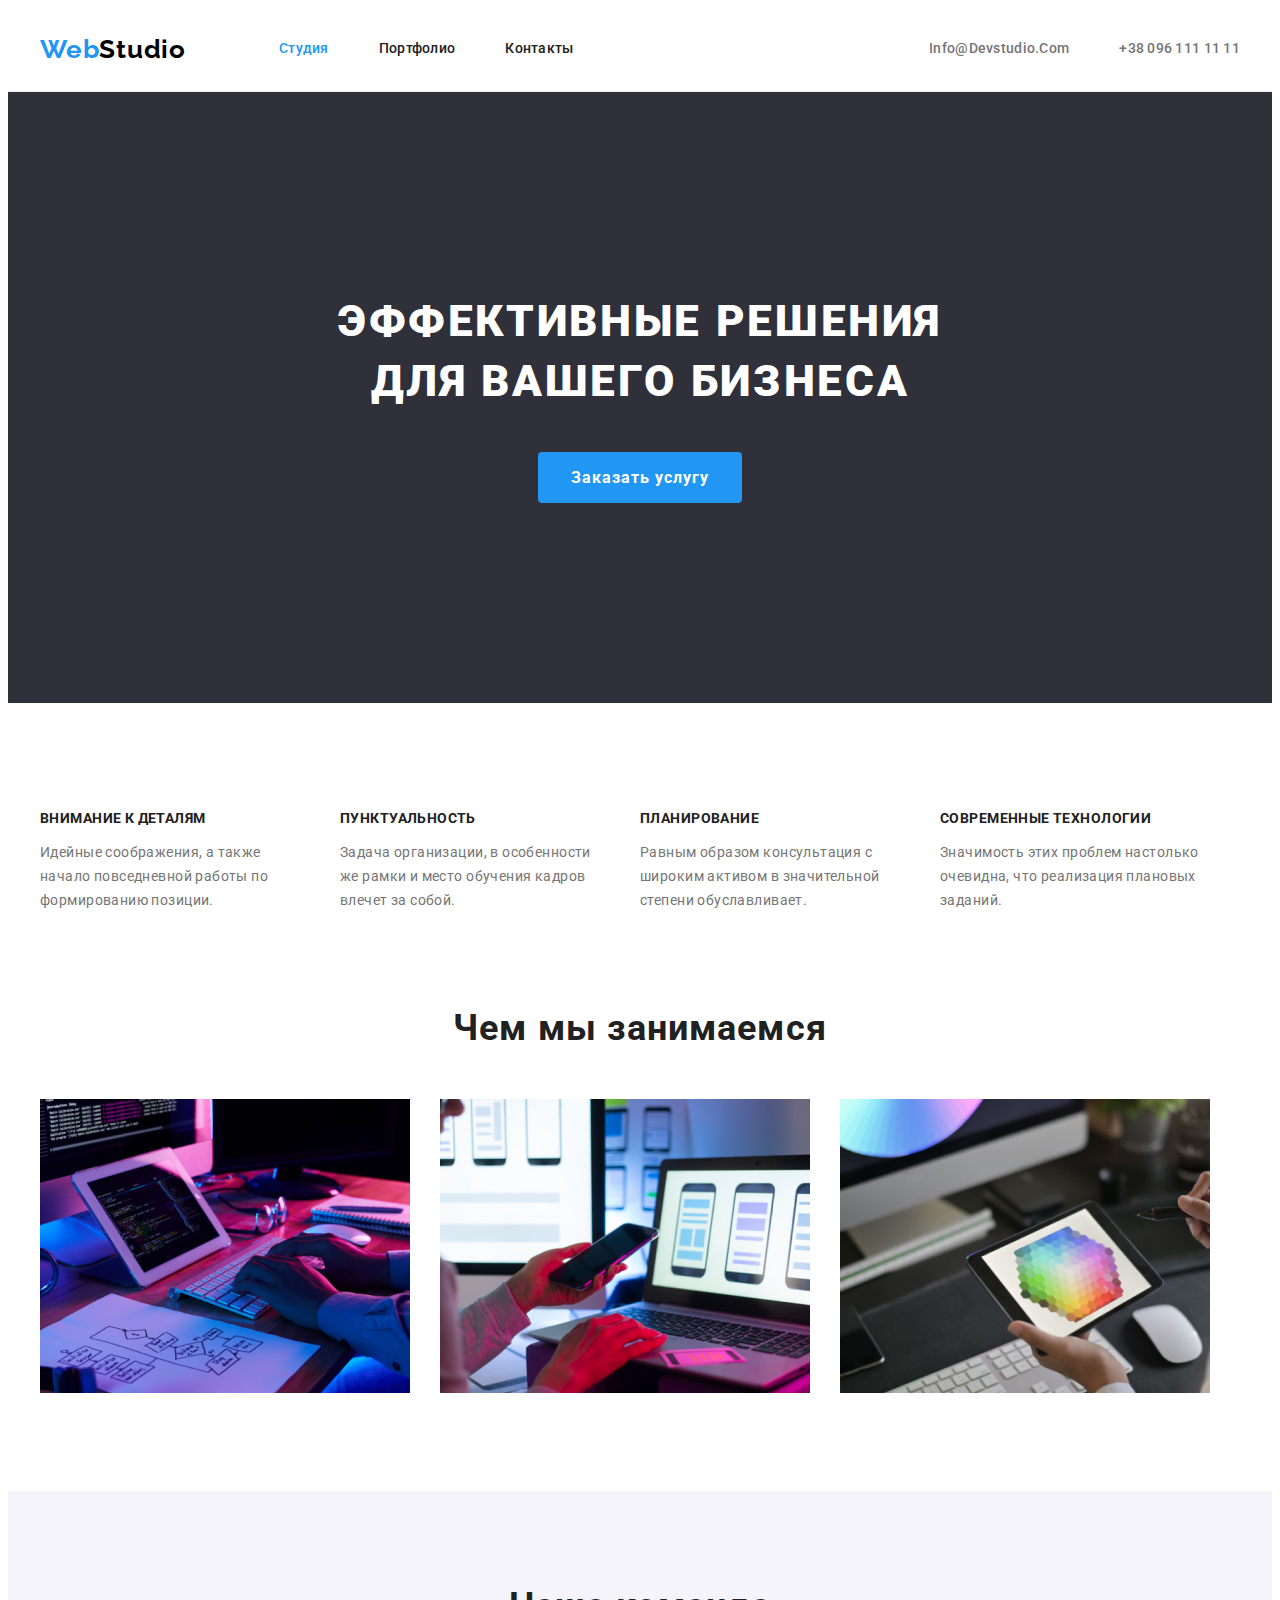
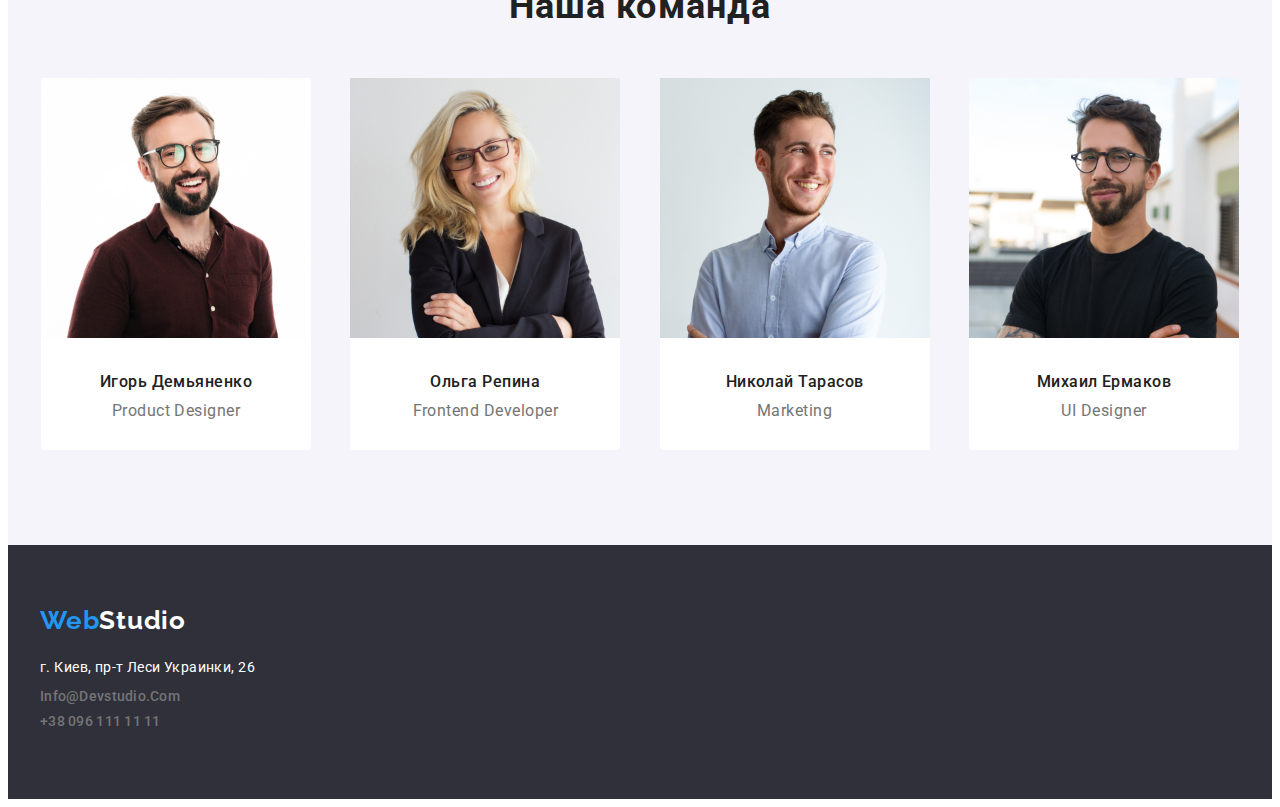
<file: index.html>
<!DOCTYPE html>
<html lang="ru">
<head>
    <meta charset="UTF-8">
    <meta name="viewport" content="width=device-width, initial-scale=1.0">
    <title>homework-3</title>
    <link href="https://fonts.googleapis.com/css2?family=Raleway:wght@700&family=Roboto:wght@400;500;700;900&display=swap" rel="stylesheet"> 
    <link rel="stylesheet" href="https://cdnjs.cloudflare.com/ajax/libs/modern-normalize/1.0.0/modern-normalize.min.css" integrity="sha512-ISS7cAi1PEhQ8jnbJpJZMd29NlhNj4AWYyLOSp2CE/CsHxTCu+r+t0D2yoJudVrd0/8fTVPUVDzY5Tvli75u/g==" crossorigin="anonymous" />
    <link rel="stylesheet" href="./css/style.css">
</head>

<body>
 
       
    <header class="page-header">
        <div class="container main-nav">
        <nav class="main-nav">
             <!-- Навигация на другие места страницы -->
            <a href="" class="logo">Web<span class="logo-studio">Studio</span></a>
            
            <ul class="link"> 
              <li class="item"><a href="./index.html" class="links-current">Cтудия</a></li>
              <li class="item"><a href="./portfolio.html" class="links">Портфолио</a></li>
              <li class="item"><a href="" class="links">Контакты</a></li>
            </ul>
        </nav>
            <address class="address">
                <ul class="link-adress"> 
<!-- Ссылка на адрес электронной почты  -->
               <li class="item"> <a href="mailto:info@devstudio.com" class="nav">info@devstudio.com </a></li>
<!-- Ссылка на телефонный номер -->
               <li class="item"> <a href="tel:+380961111111" class="nav">+38 096 111 11 11</a></li>
                </ul>
              </address>
           </div>
    </header>

    <main>
        <section class="hero">
             <h1 class="hero-title">ЭФФЕКТИВНЫЕ РЕШЕНИЯ<br>ДЛЯ ВАШЕГО БИЗНЕСА</h1>
             <button type="submit">Заказать услугу</button>
        </section> 

<!-- особенности фирмы-->

            <section class="section">
                <div class="container">
                <ul class="specifity-container">
                    <li class="specifity-text"> <h3 class="specifity">внимание к деталям</h3>
                    <p class="specifity-firm">Идейные соображения, а также начало повседневной работы по формированию позиции.</p></li>
                    <li class="specifity-text"><h3 class="specifity">ПУНКТУАЛЬНОСТЬ</h3>
                    <p class="specifity-firm">Задача организации, в особенности же рамки и место обучения кадров влечет за собой.</p></li>
                    <li class="specifity-text"><h3 class="specifity">ПЛАНИРОВАНИЕ</h3>
                    <p class="specifity-firm">Равным образом консультация с широким активом в значительной степени обуславливает.</p></li>
                    <li class="specifity-text"><h3 class="specifity">СОВРЕМЕНныЕ ТЕХНОЛОГИИ</h3>
                    <p class="specifity-firm">Значимость этих проблем настолько очевидна, что реализация плановых заданий.</p></li>
                </ul>
            </div>
            </section>
 
 
   
 <section class="section-work">
     <div class="container">  
               <h2 class="work">Чем мы занимаемся</h2>
               <ul class="img-work">
                   <li class="img"><img src="./images/box1.jpg" alt="печатает на ноутбуке на столе" width="370"></li>
                   <li class="img"><img src="./images/box2.jpg" alt="держит в левой руке сматрфон и печатает правой рукой на ноутбуке" width="370"></li>
                   <li class="img"><img src="./images/box3.jpg" alt="выбирате цвет на планшете" width="370"></li>
               </ul>
             </div>
       
 </section>
       
<section class="our-team">
                      <h2 class="our-team-title">Наша команда</h2>
                      <ul class="team-img">
                        <li class="img2"><img src="./images/img.jpg" alt="Игорь Демьяненко Product Designer" width="270"><h3 class="team">Игорь Демьяненко</h3><p class="position">Product Designer</p></li>
                        <li class="img2"><img src="./images/img(1).jpg" alt="Ольга Репина Frontend Developer" width="270"><h3 class="team">Ольга Репина</h3><p class="position">Frontend Developer</p></li>
                        <li class="img2"><img src="./images/img(2).jpg" alt="Николай Тарасов Marketing" width="270"><h3 class="team">Николай Тарасов</h3><p class="position">Marketing</p></li>
                        <li class="img2"><img src="./images/img(3).jpg" alt="Михаил Ермаков UI Designer" width="270"><h3 class="team">Михаил Ермаков</h3><p class="position">UI Designer</p></li>                
                      </ul>
                  </section>
        

    </main>
    <footer>
        <div class="container"> 
        <a href="" class="logo">Web<span class="logo-footer">Studio</span></a>

        <address class="map">
           г. Киев, пр-т Леси Украинки, 26           
           <a href="mailto:info@devstudio.com" class="nav">info@devstudio.com</a> 
           <a href="tel:+380961111111" class="nav">+38 096 111 11 11</a>
        </address>
    </div>
    </footer>

    
</body>
</html>
</file>
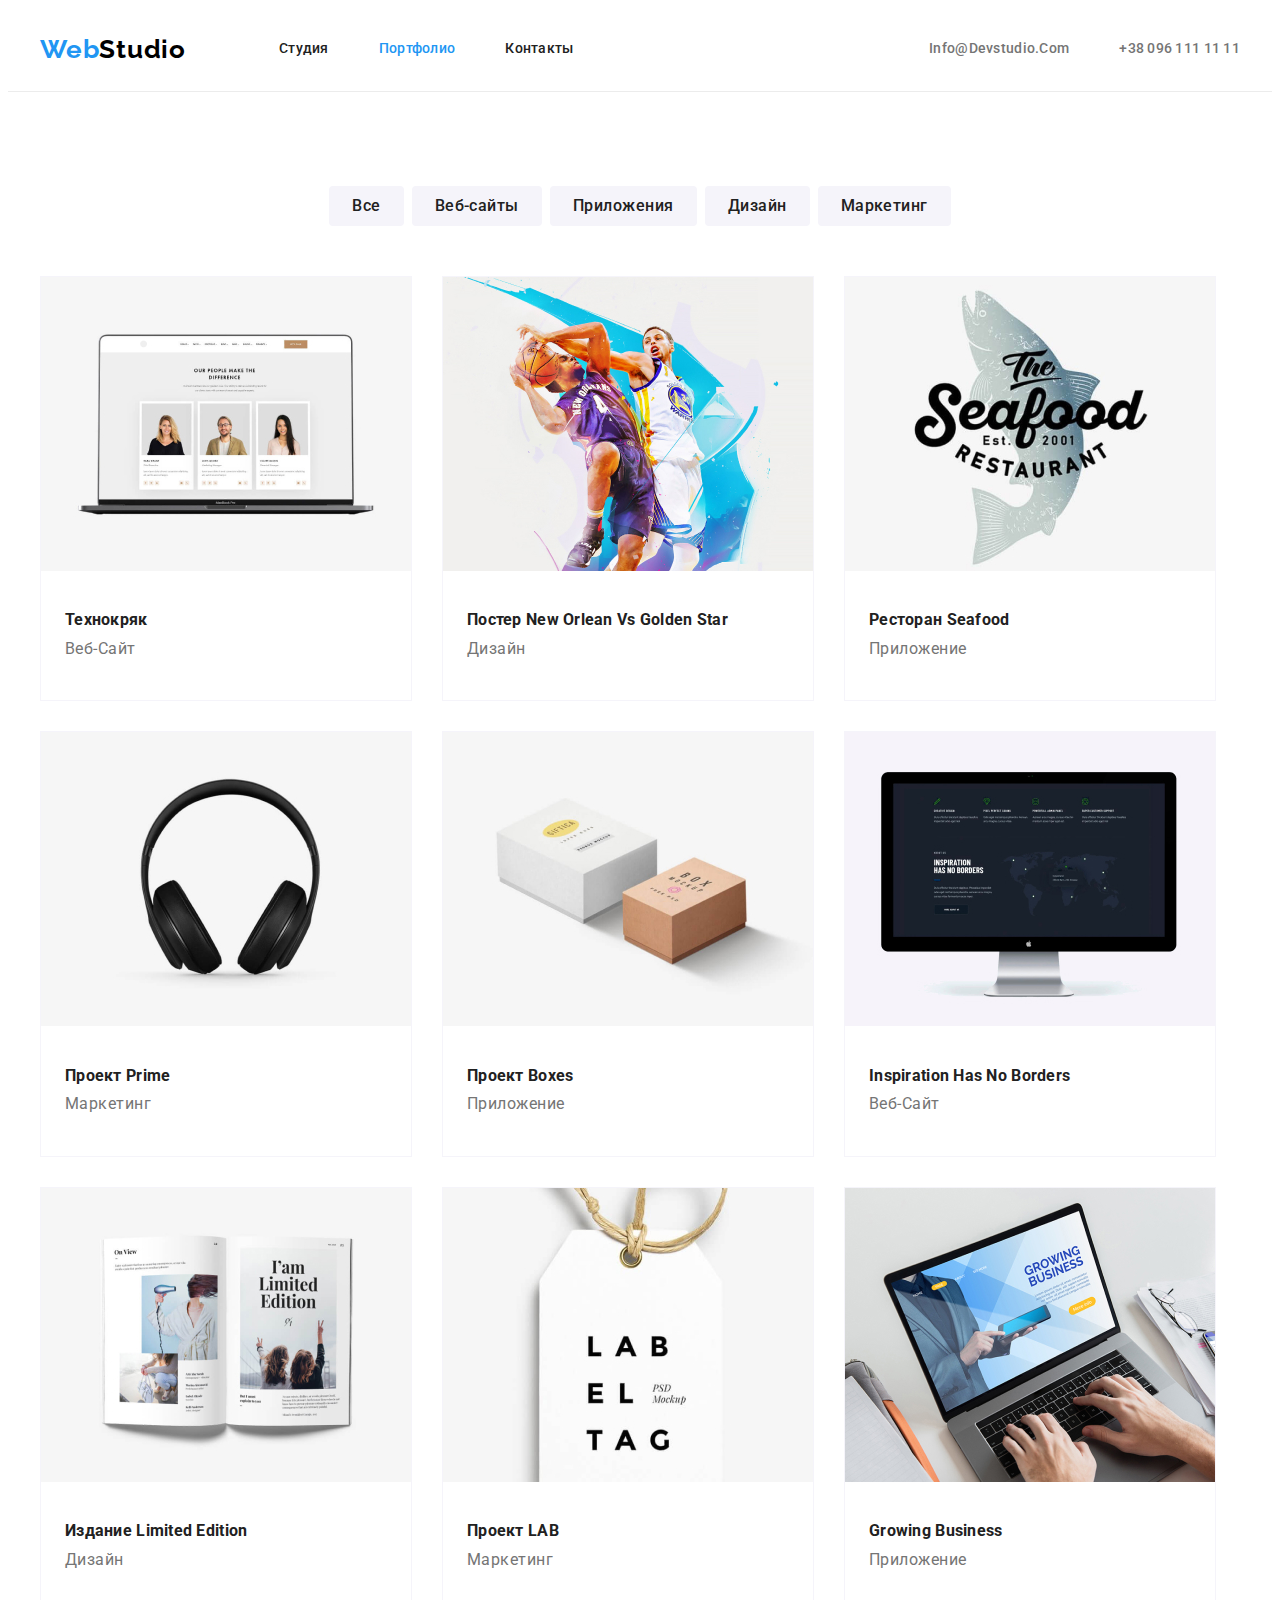
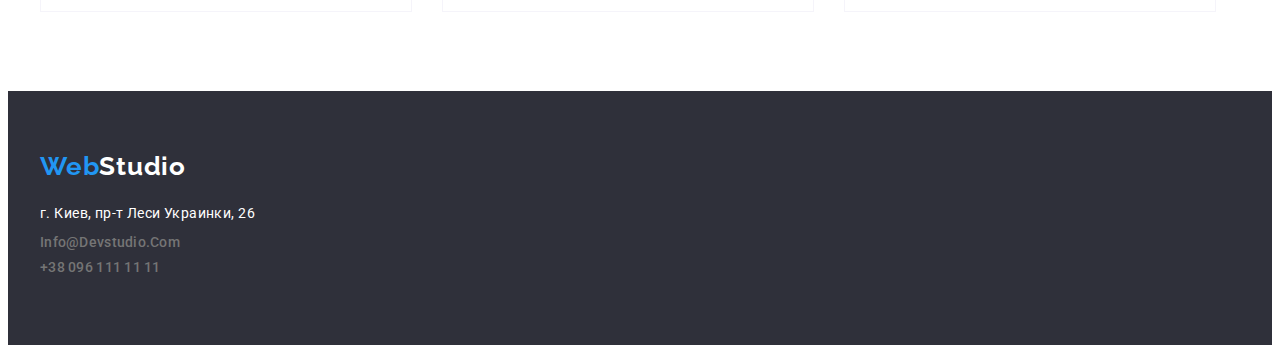
<file: portfolio.html>
<!DOCTYPE html>
<html lang="ru">
<head>
    <meta charset="UTF-8">
    <meta name="viewport" content="width=device-width, initial-scale=1.0">
    <title>Portfolio</title>
    <link href="https://fonts.googleapis.com/css2?family=Raleway:wght@700&family=Roboto:wght@400;500;700;900&display=swap" rel="stylesheet"> 
    <link rel="stylesheet" href="https://cdnjs.cloudflare.com/ajax/libs/modern-normalize/1.0.0/modern-normalize.min.css" integrity="sha512-ISS7cAi1PEhQ8jnbJpJZMd29NlhNj4AWYyLOSp2CE/CsHxTCu+r+t0D2yoJudVrd0/8fTVPUVDzY5Tvli75u/g==" crossorigin="anonymous" />
    <link rel="stylesheet" href="./css/style.css">
</head>


<body>
    <header class="page-header portfolio">
        <div class="container main-nav">
        <nav class="main-nav">
             <!-- Навигация на другие места страницы -->
            <a href="" class="logo">Web<span class="logo-studio">Studio</span></a>
            
            <ul class="link"> 
              <li class="item"><a href="./index.html" class="links">Cтудия</a></li>
              <li class="item"><a href="./portfolio.html" class="links-current">Портфолио</a></li>
              <li class="item"><a href="" class="links">Контакты</a></li>
            </ul>
        </nav>
            <address class="address">
                <ul class="link-adress"> 
<!-- Ссылка на адрес электронной почты  -->
               <li class="item"> <a href="mailto:info@devstudio.com" class="nav">info@devstudio.com </a></li>
<!-- Ссылка на телефонный номер -->
               <li class="item"> <a href="tel:+380961111111" class="nav">+38 096 111 11 11</a></li>
                </ul>
              </address>
           </div>
    </header>

   <main>
       
       <section class="section">
       <div class="container">
           <div class="button-portfolio-nav">
               <ul class="flex-container">
                   <li class="button-portfolio"><button type="button" class="portfolio-nav">Все</button></li>
                   <li class="button-portfolio"><button type="button" class="portfolio-nav">Веб-сайты</button></li> 
                   <li class="button-portfolio"><button type="button" class="portfolio-nav">Приложения</button></li> 
                   <li class="button-portfolio"><button type="button" class="portfolio-nav">Дизайн</button></li> 
                   <li class="button-portfolio"><button type="button" class="portfolio-nav">Маркетинг</button></li> 
                </ul>
              </div>     

                <ul class="flex-img">
                    <li class="img-portfolio"><a href=""><img src="./images/team1.jpg" alt="фото команды на екране" width="370"><div class="product-title"><h3 class="product-name">Технокряк</h3><p class="product">Веб-сайт</p></div></a></li>
                    <li class="img-portfolio"><a href=""><img src="./images/team.jpg" alt="игра в баскетбол" width="370"><div class="product-title"><h3 class="product-name">Постер New Orlean vs Golden Star</h3><p class="product">Дизайн</p></div></a></li>
                    <li class="img-portfolio"><a href=""><img src="./images/seafood.jpg" alt="логотоип ресторана seafood" width="370"><div class="product-title"><h3 class="product-name">Ресторан Seafood</h3><p class="product">Приложение</p></div></a></li>
                    <li class="img-portfolio"><a href=""><img src="./images/music.jpg" alt="наушники" width="370"><div class="product-title"><h3 class="product-name">Проект Prime</h3><p class="product">Маркетинг</p></div></a></li>
                    <li class="img-portfolio"><a href=""><img src="./images/boxes.jpg" alt="коробки" width="370"><div class="product-title"><h3 class="product-name">Проект Boxes</h3><p class="product" >Приложение</p></div></a></li>
                    <li class="img-portfolio"><a href=""><img src="./images/screen.jpg" alt="екран" width="370"><div class="product-title"><h3 class="product-name">Inspiration has no Borders</h3><p class="product">Веб-сайт</p></div></a></li>
                    <li class="img-portfolio"><a href=""><img src="./images/magaz.jpg" alt="разворот журнала" width="370"><div class="product-title"><h3 class="product-name">Издание Limited Edition</h3><p class="product">Дизайн</p></div></a></li>
                    <li class="img-portfolio"><a href=""><img src="./images/img(7).jpg" alt="этикетка" width="370"><div class="product-title"><h3 class="product-name">Проект LAB</h3><p class="product">Маркетинг</p></div></a></li>
                    <li class="img-portfolio"><a href=""><img src="./images/note.jpg" alt="екран" width="370"><div class="product-title"><h3 class="product-name">Growing Business</h3><p class="product">Приложение</p></div></a></li>      
                </ul>
            </div>
        </section>
        
    </main>
    <footer>
        <div class="container"> 
        <a href="" class="logo">Web<span class="logo-footer">Studio</span></a>

        <address class="map">
           г. Киев, пр-т Леси Украинки, 26           
           <a href="mailto:info@devstudio.com" class="nav">info@devstudio.com</a> 
           <a href="tel:+380961111111" class="nav">+38 096 111 11 11</a>
        </address>
    </div>
    </footer>
    

</body>
</html>
</file>
<file: css/style.css>
:root {
    --primary-text-color: #757575;
    --title-text-color: #212121;
    --accent-color: #2196f3;
    --accent-color-2: #ffffff;
    --background-color: #2F303A;
    --background-color-2: #F5F4FA; 
    }

body {
    font-family: 'Roboto', sans-serif;
    color: var(--title-text-color); }
   
    .container main-nav {
        display: flex;
            }

.page-header {
    border-bottom-width: 1px;
    border-bottom-style: solid;
    border-bottom-color: #ECECEC;  
    padding-top: 24px;
    padding-bottom: 25px;
}

.container {
    margin-left: auto;
    margin-right: auto;
    padding: 0 15px;
    width: 1200px;
     
}

.logo { 
font-family: 'Raleway', sans-serif;
color:var(--accent-color);

font-size: 26px;
font-weight: 700;
line-height: 1.19;
letter-spacing: 0.03em;
}

.logo-studio {
    color: #000000;
    font-size: 26px; 
    font-weight: 700; 
    line-height: 1.19;
    letter-spacing: 0.03em;
    }

ul {
    list-style-type: none;
padding: 0;
margin: 0;
}
.button-portfolio-nav {
    margin-bottom: 50px;
}

.our-team { 
    background: var(--background-color-2);
    padding-bottom: 94px;
}
 
.our-team-title {
    margin-top: 0;
    margin-bottom: 50px;
    padding-top: 94px;
    
}
.link {
    display: flex;
    margin-left: 93px;
    }
 
.link .item {
    display: block;
    padding-top: 0px;
    padding-bottom: 0px;
      
    color: var(--title-text-color);
    font-style: normal;
    font-size: 14px;
    font-weight: 500;
    line-height: 1.14;
    letter-spacing: 0.02em

}
 
.link .item:not(:last-child) {
    margin-right: 50px; ;
 }

.links .links-current {
    color: var(--title-text-color);
    }

.links:hover ,
.links:focus ,
.links-current {
    color:var(--accent-color); }

.nav {
display: block;

 
    color:var(--primary-text-color);
    font-style: normal;
    font-size: 14px;
    font-weight: 500;
    line-height: 1.14;
    letter-spacing: 0.02em;
 }

 .link-adress .item + .item {
    margin-left: 50px
}

 .link-adress {
     display: flex;
     align-items: center;
 }

 .address {
   margin-left: auto;  
 }

.nav:hover ,
.nav:focus {
    color:var(--accent-color);}

.nav:active {
color: tomato;}

 .main-nav {
display: flex;
align-items: center;
}

.specifity-container {
    display: flex;
 }
   .specifity-text {
width: 270px;}

.specifity-text:not(:last-child) {
margin-right: 30px;
}
  
.portfolio-nav:hover ,
.portfolio-nav:focus {
    background: var(--accent-color);
    color: var(--accent-color-2);}

.hero {
    background: var(--background-color);
    text-align: center;
    padding-top: 200px;
    padding-bottom: 200px;
   
 }

.hero-title {
    
    margin-top: 0;
    margin-bottom: 40px;
    
   color: var(--accent-color-2);
    font-size: 44px;
    font-weight: 900;
    line-height: 1.36;
    letter-spacing: 0.06em;
    text-align: center;
 }

button {
        font-family: inherit;
        background: var(--accent-color);
        color: var(--accent-color-2);
       padding: 10px 32px;
       border-radius: 4px;  
       display: inline-block;
       min-width: 200px;  
       font-size: 16px;
       text-align: center;
       font-weight: 700;
       line-height: 1.86;
       letter-spacing: 0.06em;
       border: 1px solid transparent;
    }
    
 a {     
    text-decoration: none;
    color: inherit; 
    text-transform: capitalize;
    font-size: 14px;
    font-weight: 500;
    line-height: 1.14;
    letter-spacing: 0.02em;
}

h2 {
    
    font-size: 36px;
    font-weight: 700;
    line-height: 1.17;
    letter-spacing: 0.03em;
    text-align: center;}
    
.specifity {
    color: var(--title-text-color);
    margin-left: 0;
    margin-right: 0;
    font-size: 14px;  
    line-height: 1.14;
    font-weight: 700;
    letter-spacing: 0.03em;
    text-transform: uppercase;
}

.section {
    padding-top: 94px;
    padding-bottom: 94px;
        }

.section-work {
    padding-top: 0px;
    padding-bottom: 94px;
}

p.specifity-firm {
color:var(--primary-text-color);
margin-top: 0;
margin-bottom: 0;
font-size: 14px;
font-weight: 400;
line-height: 1.7;
letter-spacing: 0.03em;
text-align: left;
}

.work {
    margin-top: 0;
    margin-bottom: 50px;
    text-align: center;
}
.team-img {
    display:flex;
    width: 270px;
   flex-wrap: wrap;
   margin: -15px;
   justify-content: space-between;
   }
.img2 {
   border: 1px solid #F5F4FA;
border-top-left-radius: 0px;
border-top-right-radius: 0px;
border-bottom-right-radius: 4px;
border-bottom-left-radius: 4px;
   background-color: var(--accent-color-2);
   text-align: center;
   


}
.img2:not(:last-child){
        margin-right: 15px;}

  .team  {
       color:var(--title-text-color);  
       margin-top: 30px;
       margin-bottom: 10px;
       font-size: 16px;
       font-weight: 500;
       line-height: 1.19;
       letter-spacing: 0.03em;
       text-align: center;
    }
   
     .position {
        color:var(--primary-text-color);
        margin-top: 0;
        margin-bottom: 30px;
        font-size: 16px;
        font-weight: 400;
        line-height: 1.19;
        letter-spacing: 0.03em;
        text-align: center;
     }

     .img-work {
        display: flex;
        margin-top: 0;
       width: 370px;
        }

     .img:not(:last-child) {
        margin-right: 30px;
}



     .team-img {
        margin-left: auto;
        margin-right: auto;
        margin-top: 0;
        margin-bottom: 0;
       
        padding: 0 15px;
        width: 1200px; }

        .portfolio-nav {
            color: var(--title-text-color);
            background: var(--background-color-2);
            font-family: inherit;
            padding: 6px 22px;
            border-radius: 4px;  
            min-width: 73px;  
            display: inline-block;    
            font-weight: 500;
            font-size: 16px;
            line-height: 1.63;
            letter-spacing: 0.03em;
            text-align: center;
            
                }

.flex-container {
   
    display: flex;
    justify-content: center;}
    
.button-portfolio:not(:last-child) {
    margin-right: 8px;}
   

.flex-img {
    display: flex;
    flex-wrap: wrap;
    margin:-15px;
}
.img-portfolio {
    width: 370px;
    margin: 15px;
    border: 1px solid #F5F4FA;
    ;
  }

.img-portfolio:nth-child(3n) {
margin-right: 0px;
}

.img-portfolio:nth-last-child(-n + 3) {
    margin-bottom: 0px;
    }

ul > .product-name {
    font-size: 18px;
    font-weight: 700;
    line-height: 2;
    letter-spacing: 0.06em;
    text-align: left;
    }




.product {
margin-top: 4px;
color:var(--primary-text-color);
font-size: 16px;
font-weight: 400;
line-height: 1.9;
letter-spacing: 0.03em;
text-align: left;
}
.product-name {
     margin-bottom: 0px;
}
.product-title {
padding: 20px 24px;
}
footer {
   background:var(--background-color);
   padding-top: 60px;
   padding-bottom: 60px;
    }
 
 .logo-footer {
    color: var(--accent-color-2);
    display: inline;
    font-family: 'Raleway', sans-serif;
    font-size: 26px; 
    font-weight: 700; 
    line-height: 1.19;
    letter-spacing: 0.03em;
 }
a.nav {
    margin-bottom: 9px;
    margin-top: 9px;
}
 .map {
 color: var(--accent-color-2);
 margin-top: 20px;

font-size: 14px;
font-style: normal;
font-weight: 400;
line-height: 1.7;
letter-spacing: 0.03em;
text-align: left;
}
</file>
